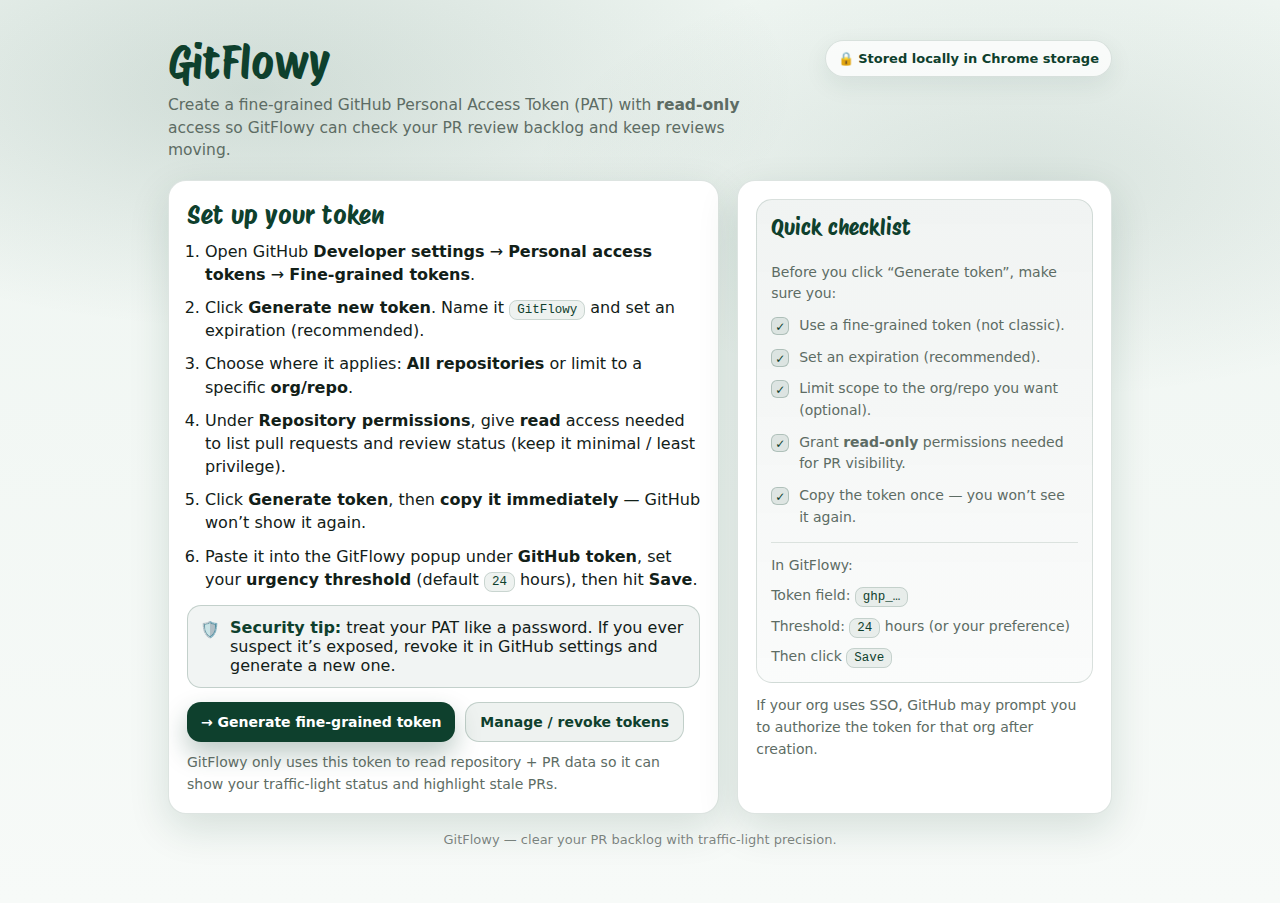
<file: docs/index.html>
<!doctype html>
<html lang="en">
  <head>
    <meta charset="utf-8" />
    <meta name="viewport" content="width=device-width,initial-scale=1" />
    <title>GitFlowy — Set up your GitHub PAT</title>

    <!-- Header font -->
    <link rel="preconnect" href="https://fonts.googleapis.com" />
    <link rel="preconnect" href="https://fonts.gstatic.com" crossorigin />
    <link
      href="https://fonts.googleapis.com/css2?family=Protest+Riot&display=swap"
      rel="stylesheet"
    />
    <link rel="stylesheet" href="styles.css" />
  </head>

  <body>
    <main class="wrap">
      <header>
        <div class="brand">
          <h1>GitFlowy</h1>
          <p class="subtitle">
            Create a fine-grained GitHub Personal Access Token (PAT) with
            <strong>read-only</strong> access so GitFlowy can check your PR
            review backlog and keep reviews moving.
          </p>
        </div>
        <div class="pill">🔒 Stored locally in Chrome storage</div>
      </header>

      <section class="grid">
        <!-- Left: Steps -->
        <div class="card">
          <div class="inner">
            <h2 class="section-title">Set up your token</h2>

            <ol class="steps">
              <li>
                Open GitHub <strong>Developer settings</strong> →
                <strong>Personal access tokens</strong> →
                <strong>Fine-grained tokens</strong>.
              </li>
              <li>
                Click <strong>Generate new token</strong>. Name it
                <span class="kbd">GitFlowy</span> and set an expiration
                (recommended).
              </li>
              <li>
                Choose where it applies:
                <strong>All repositories</strong> or limit to a specific
                <strong>org/repo</strong>.
              </li>
              <li>
                Under <strong>Repository permissions</strong>, give
                <strong>read</strong> access needed to list pull requests and
                review status (keep it minimal / least privilege).
              </li>
              <li>
                Click <strong>Generate token</strong>, then
                <strong>copy it immediately</strong> — GitHub won’t show it
                again.
              </li>
              <li>
                Paste it into the GitFlowy popup under
                <strong>GitHub token</strong>, set your
                <strong>urgency threshold</strong> (default
                <span class="kbd">24</span> hours), then hit
                <strong>Save</strong>.
              </li>
            </ol>

            <div class="callout" role="note" aria-label="Security note">
              <div class="icon">🛡️</div>
              <div>
                <strong>Security tip:</strong> treat your PAT like a password.
                If you ever suspect it’s exposed, revoke it in GitHub settings
                and generate a new one.
              </div>
            </div>

            <div class="actions">
              <a
                class="btn primary"
                href="https://github.com/settings/personal-access-tokens/new"
                target="_blank"
                rel="noreferrer"
              >
                → Generate fine-grained token
              </a>
              <a
                class="btn secondary"
                href="https://github.com/settings/tokens"
                target="_blank"
                rel="noreferrer"
              >
                Manage / revoke tokens
              </a>
            </div>

            <p class="muted">
              GitFlowy only uses this token to read repository + PR data so it
              can show your traffic-light status and highlight stale PRs.
            </p>
          </div>
        </div>

        <!-- Right: Quick checklist -->
        <aside class="card right">
          <div class="inner">
            <div class="mini">
              <header>
                <h3>Quick checklist</h3>
              </header>
              <div class="body">
                Before you click “Generate token”, make sure you:
                <ul class="checklist">
                  <li>
                    <span class="dot">✓</span
                    ><span>Use a fine-grained token (not classic).</span>
                  </li>
                  <li>
                    <span class="dot">✓</span
                    ><span>Set an expiration (recommended).</span>
                  </li>
                  <li>
                    <span class="dot">✓</span
                    ><span
                      >Limit scope to the org/repo you want (optional).</span
                    >
                  </li>
                  <li>
                    <span class="dot">✓</span
                    ><span
                      >Grant <strong>read-only</strong> permissions needed for
                      PR visibility.</span
                    >
                  </li>
                  <li>
                    <span class="dot">✓</span
                    ><span>Copy the token once — you won’t see it again.</span>
                  </li>
                </ul>

                <div class="divider"></div>

                <div>
                  In GitFlowy:
                  <div
                    style="
                      margin-top: 8px;
                      display: flex;
                      flex-direction: column;
                      gap: 8px;
                    "
                  >
                    <div>Token field: <span class="kbd">ghp_…</span></div>
                    <div>
                      Threshold: <span class="kbd">24</span> hours (or your
                      preference)
                    </div>
                    <div>Then click <span class="kbd">Save</span></div>
                  </div>
                </div>
              </div>
            </div>

            <p class="muted" style="margin-top: 12px">
              If your org uses SSO, GitHub may prompt you to authorize the token
              for that org after creation.
            </p>
          </div>
        </aside>
      </section>

      <div class="footer">
        GitFlowy — clear your PR backlog with traffic-light precision.
      </div>
    </main>
  </body>
</html>
</file>
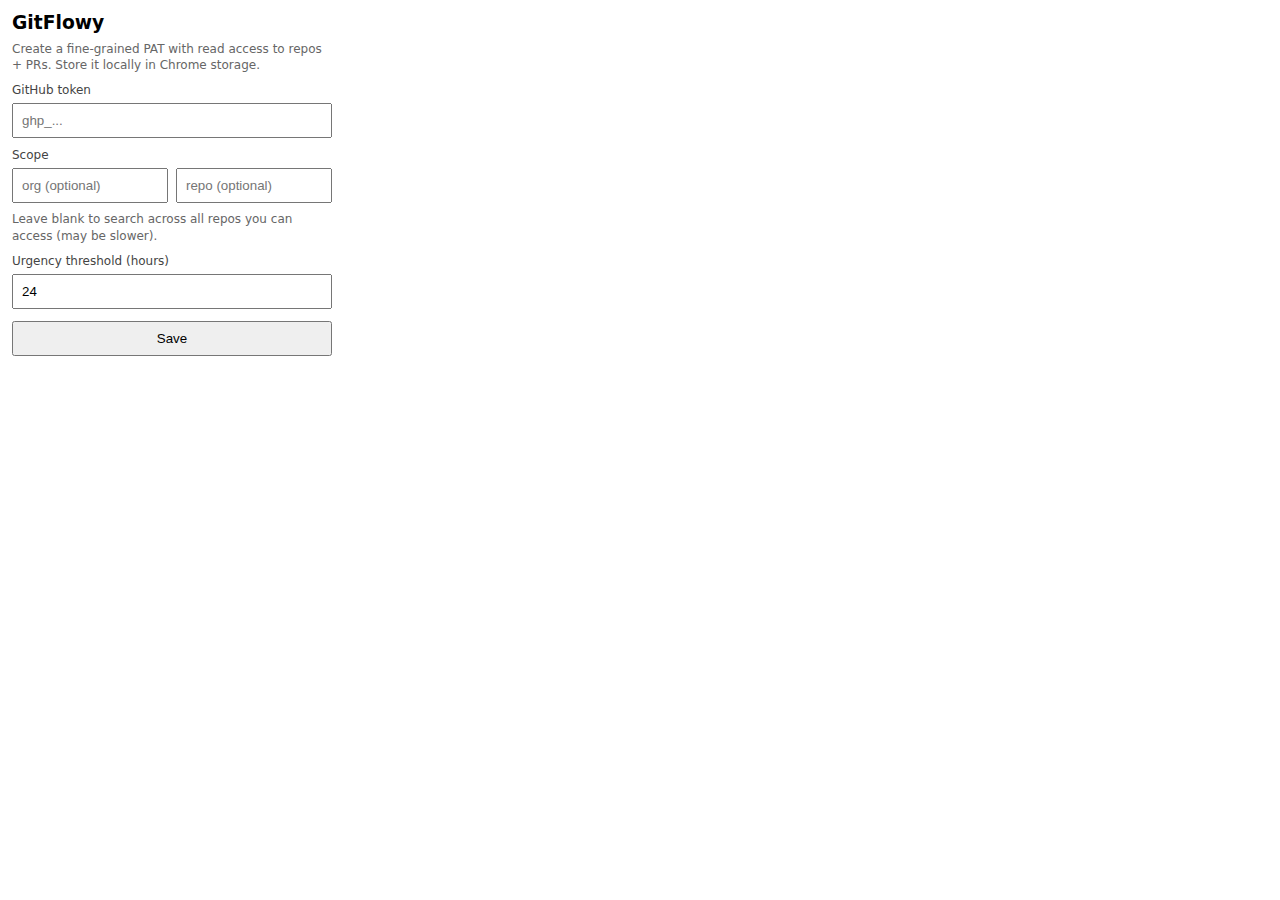
<file: popup.html>
<!doctype html>
<html>
  <head>
    <meta charset="utf-8" />
    <style>
      body { font-family: system-ui, -apple-system, Segoe UI, Roboto, Arial; margin: 12px; width: 320px; }
      label { display:block; font-size: 12px; margin-top: 10px; color:#444; }
      input { width: 100%; padding: 8px; margin-top: 6px; box-sizing: border-box; }
      button { margin-top: 12px; padding: 8px 10px; width: 100%; }
      .hint { font-size: 12px; color:#666; margin-top: 8px; line-height: 1.35; }
      .row { display:flex; gap:8px; }
      .row input { flex: 1; }
    </style>
  </head>
  <body>
    <h3 style="margin:0 0 6px 0;">GitFlowy</h3>
    <div class="hint">
      Create a fine-grained PAT with read access to repos + PRs.
      Store it locally in Chrome storage.
    </div>

    <label>GitHub token</label>
    <input id="token" type="password" placeholder="ghp_..." />

    <label>Scope</label>
    <div class="row">
      <input id="org" placeholder="org (optional)" />
      <input id="repo" placeholder="repo (optional)" />
    </div>
    <div class="hint">Leave blank to search across all repos you can access (may be slower).</div>

    <label>Urgency threshold (hours)</label>
    <input id="threshold" type="number" min="1" value="24" />

    <button id="save">Save</button>
    <div id="status" class="hint"></div>

    <script src="popup.js"></script>
  </body>
</html>
</file>
<file: docs/styles.css>
:root {
  --brand: #0e402d;
  --ink: #122018;
  --muted: #5d6c64;
  --bg: #f7faf8;
  --card: #ffffff;
  --border: rgba(14, 64, 45, 0.14);
  --shadow: 0 14px 40px rgba(14, 64, 45, 0.14);
  --radius: 18px;
}

* {
  box-sizing: border-box;
}
body {
  margin: 0;
  font-family:
    ui-sans-serif,
    system-ui,
    -apple-system,
    Segoe UI,
    Roboto,
    Helvetica,
    Arial,
    "Apple Color Emoji",
    "Segoe UI Emoji";
  color: var(--ink);
  background:
    radial-gradient(
      900px 400px at 20% 10%,
      rgba(14, 64, 45, 0.14),
      transparent 60%
    ),
    radial-gradient(
      900px 400px at 80% 20%,
      rgba(14, 64, 45, 0.1),
      transparent 55%
    ),
    linear-gradient(180deg, #eef5f1, var(--bg));
  min-height: 100vh;
}

.wrap {
  max-width: 980px;
  margin: 0 auto;
  padding: 40px 18px 56px;
}

header {
  display: flex;
  align-items: flex-start;
  justify-content: space-between;
  gap: 16px;
  margin-bottom: 18px;
}

.brand {
  display: flex;
  flex-direction: column;
  gap: 8px;
}

h1 {
  margin: 0;
  font-family: "Protest Riot", system-ui;
  font-weight: 400;
  letter-spacing: 0.2px;
  font-size: clamp(32px, 4vw, 44px);
  line-height: 1.05;
  color: var(--brand);
}

.subtitle {
  margin: 0;
  color: var(--muted);
  font-size: 15.5px;
  line-height: 1.45;
  max-width: 60ch;
}

.pill {
  display: inline-flex;
  align-items: center;
  gap: 8px;
  padding: 10px 12px;
  border: 1px solid var(--border);
  background: rgba(255, 255, 255, 0.75);
  border-radius: 999px;
  box-shadow: 0 8px 24px rgba(14, 64, 45, 0.08);
  color: var(--brand);
  font-weight: 600;
  font-size: 13px;
  white-space: nowrap;
}

.grid {
  display: grid;
  grid-template-columns: 1.25fr 0.85fr;
  gap: 18px;
  margin-top: 16px;
}

@media (max-width: 860px) {
  .grid {
    grid-template-columns: 1fr;
  }
  header {
    flex-direction: column;
  }
  .pill {
    align-self: flex-start;
  }
}

.card {
  background: var(--card);
  border: 1px solid var(--border);
  border-radius: var(--radius);
  box-shadow: var(--shadow);
  overflow: hidden;
}

.card .inner {
  padding: 18px;
}

.section-title {
  margin: 0 0 10px 0;
  font-family: "Protest Riot", system-ui;
  font-weight: 400;
  color: var(--brand);
  font-size: 26px;
  letter-spacing: 0.2px;
}

.steps {
  margin: 0;
  padding-left: 18px;
  color: var(--ink);
}
.steps li {
  margin: 10px 0;
  line-height: 1.45;
}

.muted {
  color: var(--muted);
  font-size: 14px;
  line-height: 1.55;
  margin: 10px 0 0;
}

.callout {
  margin-top: 14px;
  padding: 12px 12px;
  border-radius: 14px;
  border: 1px solid rgba(14, 64, 45, 0.2);
  background: rgba(14, 64, 45, 0.06);
  color: var(--ink);
  display: flex;
  gap: 10px;
  align-items: flex-start;
}
.callout strong {
  color: var(--brand);
}
.callout .icon {
  font-size: 16px;
  line-height: 1.2;
  margin-top: 2px;
}

.actions {
  display: flex;
  gap: 10px;
  flex-wrap: wrap;
  margin-top: 14px;
}

.btn {
  appearance: none;
  border: 0;
  text-decoration: none;
  cursor: pointer;
  padding: 11px 14px;
  border-radius: 14px;
  font-weight: 700;
  font-size: 14px;
  display: inline-flex;
  align-items: center;
  gap: 10px;
  transition:
    transform 0.08s ease,
    box-shadow 0.12s ease,
    background 0.12s ease;
  user-select: none;
}

.btn.primary {
  background: var(--brand);
  color: white;
  box-shadow: 0 12px 26px rgba(14, 64, 45, 0.28);
}
.btn.primary:hover {
  transform: translateY(-1px);
}
.btn.primary:active {
  transform: translateY(0px);
}

.btn.secondary {
  background: rgba(14, 64, 45, 0.07);
  color: var(--brand);
  border: 1px solid rgba(14, 64, 45, 0.2);
}
.btn.secondary:hover {
  background: rgba(14, 64, 45, 0.1);
}

.right .inner {
  padding: 18px;
}

.mini {
  border-radius: 16px;
  border: 1px solid var(--border);
  overflow: hidden;
  background: linear-gradient(
    180deg,
    rgba(14, 64, 45, 0.06),
    rgba(14, 64, 45, 0.02)
  );
}

.mini header {
  margin: 0;
  padding: 14px 14px 10px;
  display: block;
}

.mini h3 {
  margin: 0;
  font-family: "Protest Riot", system-ui;
  font-weight: 400;
  color: var(--brand);
  font-size: 22px;
}

.mini .body {
  padding: 12px 14px 14px;
  color: var(--muted);
  font-size: 14px;
  line-height: 1.55;
}

.checklist {
  margin: 10px 0 0;
  padding: 0;
  list-style: none;
  display: flex;
  flex-direction: column;
  gap: 10px;
}
.checklist li {
  display: flex;
  gap: 10px;
  align-items: flex-start;
}
.checklist .dot {
  width: 18px;
  height: 18px;
  border-radius: 6px;
  background: rgba(14, 64, 45, 0.1);
  border: 1px solid rgba(14, 64, 45, 0.22);
  display: grid;
  place-items: center;
  color: var(--brand);
  font-weight: 900;
  flex: 0 0 auto;
  margin-top: 2px;
  font-size: 12px;
}

.kbd {
  font-family:
    ui-monospace, SFMono-Regular, Menlo, Monaco, Consolas, "Liberation Mono",
    "Courier New", monospace;
  background: rgba(14, 64, 45, 0.07);
  border: 1px solid rgba(14, 64, 45, 0.16);
  padding: 2px 7px;
  border-radius: 8px;
  font-size: 12.5px;
  color: var(--brand);
  white-space: nowrap;
}

.footer {
  margin-top: 18px;
  text-align: center;
  color: rgba(18, 32, 24, 0.55);
  font-size: 13px;
}

.divider {
  height: 1px;
  background: rgba(14, 64, 45, 0.12);
  margin: 14px 0 12px;
}
</file>
